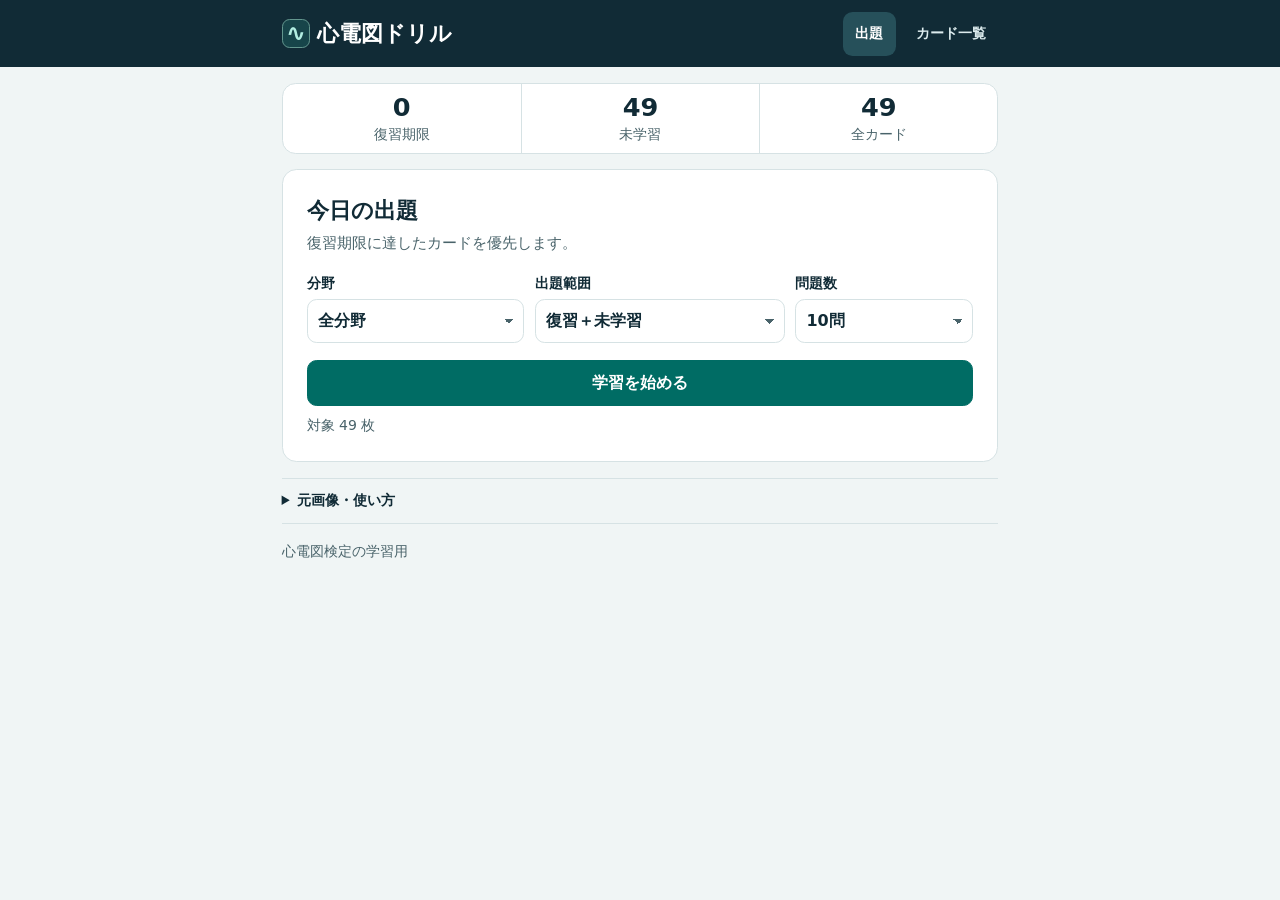
<file: index.html>
<!doctype html>
<html lang="ja">
<head>
  <meta charset="utf-8">
  <meta name="viewport" content="width=device-width, initial-scale=1, viewport-fit=cover">
  <meta name="theme-color" content="#112b36">
  <meta name="apple-mobile-web-app-capable" content="yes">
  <meta name="apple-mobile-web-app-title" content="心電図ドリル">
  <meta name="description" content="心電図検定の所見と鑑別を、思い出して定着させる一問一答。">
  <title>心電図ドリル</title>
  <link rel="stylesheet" href="./style.css">
  <link rel="manifest" href="./manifest.webmanifest">
  <link rel="icon" href="./icons/192.png" type="image/png">
  <link rel="apple-touch-icon" href="./icons/apple.png">
  <script defer src="./cards.js"></script>
  <script defer src="./app.js"></script>
</head>
<body>
  <header class="top">
    <div class="wrap top-inner">
      <div class="brand"><span class="brand-icon" aria-hidden="true">∿</span><h1>心電図ドリル</h1></div>
      <nav aria-label="学習画面">
        <button id="tab-study" aria-current="page" type="button">出題</button>
        <button id="tab-list" type="button">カード一覧</button>
      </nav>
    </div>
  </header>
  <main class="wrap">
    <section class="numbers" aria-label="学習状況">
      <div><strong id="due-count">–</strong><span>復習期限</span></div>
      <div><strong id="new-count">–</strong><span>未学習</span></div>
      <div><strong id="total-count">–</strong><span>全カード</span></div>
    </section>
    <section id="study-panel" aria-labelledby="study-heading">
      <form id="session-setup" class="sheet">
        <div class="section-title"><h2 id="study-heading">今日の出題</h2><p>復習期限に達したカードを優先します。</p></div>
        <div class="form-grid">
          <label>分野<select id="study-category"></select></label>
          <label>出題範囲<select id="study-mode">
            <option value="due">復習＋未学習</option>
            <option value="weak">苦手のみ</option>
            <option value="all">全カード</option>
          </select></label>
          <label>問題数<select id="study-size">
            <option value="10">10問</option><option value="5">5問</option><option value="all">対象すべて</option>
          </select></label>
        </div>
        <button class="primary" type="submit" id="start-button">学習を始める</button>
        <p id="pool-label" class="muted small" aria-live="polite"></p>
      </form>
      <section id="session" hidden aria-label="出題中">
        <div class="session-bar">
          <span id="session-position"></span>
          <button class="quiet" id="end-session" type="button">出題設定へ</button>
        </div>
        <progress id="progress" aria-label="セッションの進み具合"></progress>
        <div id="question-host"></div>
      </section>
    </section>
    <section id="list-panel" hidden aria-labelledby="list-heading" class="sheet">
      <div class="section-title"><h2 id="list-heading">カード一覧</h2></div>
      <div class="form-grid list-form">
        <label>キーワード<input type="search" id="search" placeholder="例：V4R、QT、049" autocomplete="off"></label>
        <label>分野<select id="list-category"></select></label>
        <label>学習状況<select id="list-status">
          <option value="all">すべて</option><option value="due">復習期限</option>
          <option value="new">未学習</option><option value="weak">苦手</option>
        </select></label>
      </div>
      <p class="muted small" id="list-count" aria-live="polite"></p>
      <div id="card-list"></div>
    </section>
    <details class="settings">
      <summary>元画像・使い方</summary>
      <div class="settings-body">
        <p>「答えを見る」のあとに自己採点します。「もう一度」を付けたカードは同じ回の最後に再出題します。解き直しても難しかったカードは次回も優先します。「覚えた」を重ねると復習間隔が延びます。</p>
        <label for="image-input">元画像をこの端末に読み込む</label>
        <input id="image-input" type="file" accept=".png,image/png" multiple>
        <p id="source-status" class="muted small" aria-live="polite">「001.png」のように番号が付いた元画像を選ぶと、解説下で見比べられます。</p>
        <p class="muted small">学習記録と読み込んだ画像はこのブラウザに保存します。iPhoneではSafariの共有メニューからホーム画面に追加できます。</p>
      </div>
    </details>
  </main>
  <footer class="wrap footer">心電図検定の学習用</footer>
  <template id="card-template">
    <article class="sheet question-card">
      <div class="question-meta"><span data-field="category" class="category"></span><span data-field="number"></span></div>
      <h2 data-field="question" tabindex="-1"></h2>
      <button type="button" class="primary" data-field="reveal" aria-expanded="false">答えを見る</button>
      <div data-field="solution" class="solution" hidden>
        <div class="answer-label">答え</div>
        <p data-field="answer" class="answer" tabindex="-1"></p>
        <div class="point"><span>判読のポイント</span><p data-field="point"></p></div>
        <div data-field="sources" class="sources"></div>
        <div data-field="grading" class="grading">
          <button type="button" data-score="again">もう一度</button>
          <button type="button" data-score="good" class="primary">覚えた</button>
        </div>
      </div>
    </article>
  </template>
</body>
</html>
</file>
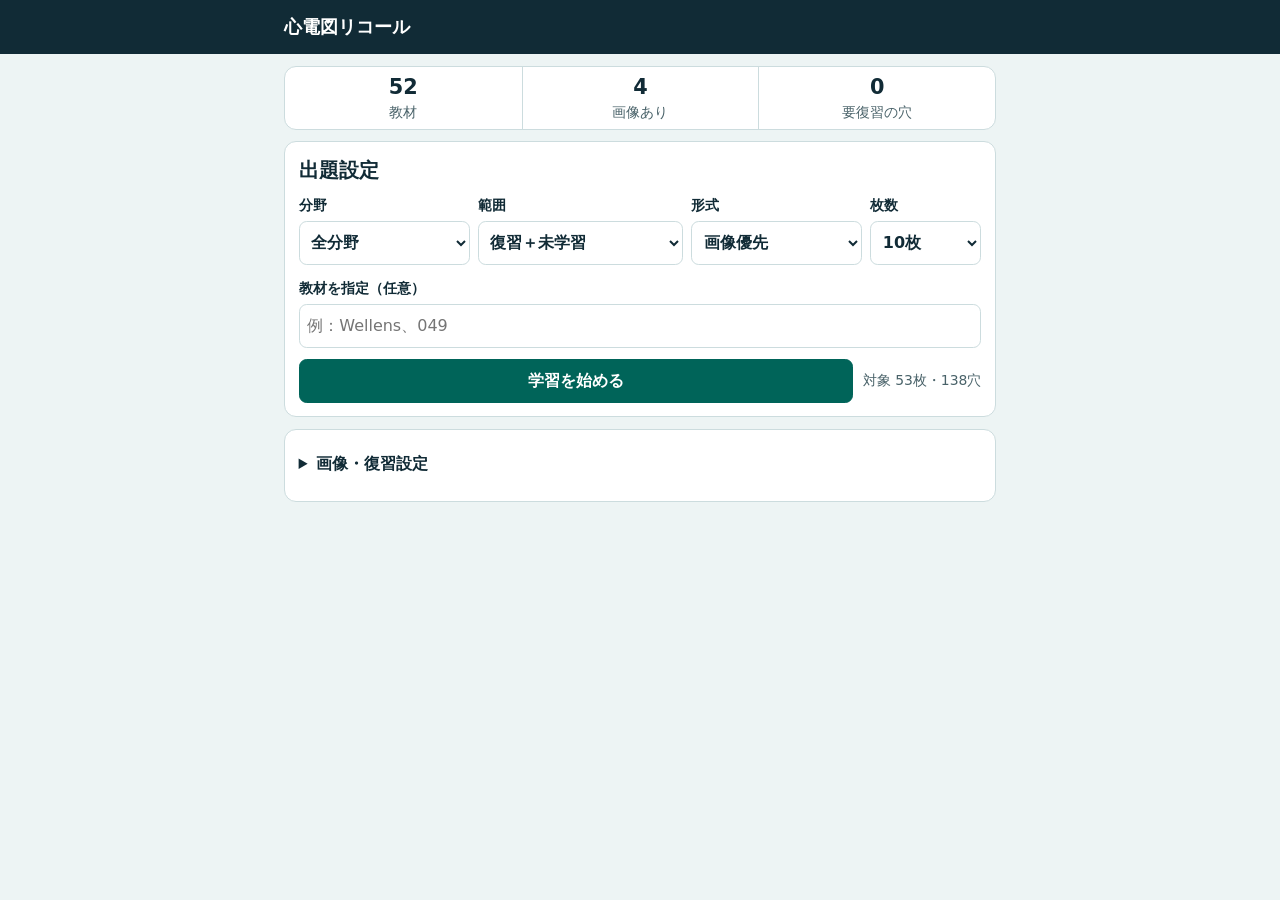
<file: cloze-preview/index.html>
<!doctype html>
<html lang="ja">
<meta charset="utf-8">
<meta name="viewport" content="width=device-width, initial-scale=1">
<meta http-equiv="refresh" content="0;url=./app.html">
<title>心電図リコール</title>
<p><a href="./app.html">心電図リコールを開く</a></p>
</html>
</file>
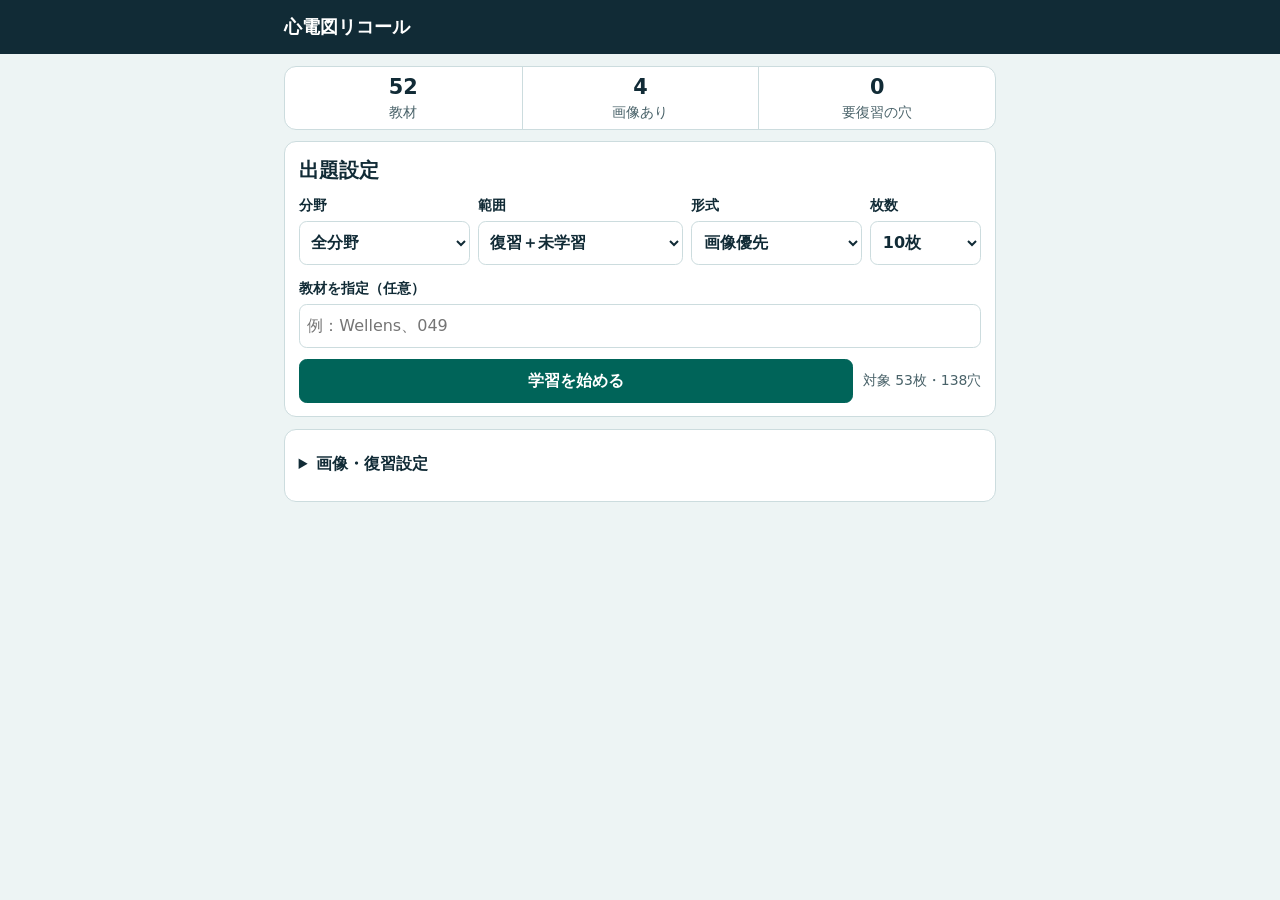
<file: cloze-preview/app.html>
<!doctype html>
<html lang="ja">
<head>
  <meta charset="utf-8">
  <meta name="viewport" content="width=device-width,initial-scale=1,viewport-fit=cover">
  <meta name="theme-color" content="#112b36">
  <meta name="apple-mobile-web-app-capable" content="yes">
  <meta name="apple-mobile-web-app-title" content="心電図リコール">
  <title>心電図リコール</title>
  <link rel="stylesheet" href="./study.css?v=4">
  <link rel="manifest" href="./manifest.webmanifest?v=4">
  <link rel="canonical" href="https://valizoj.github.io/ECGstudying/cloze-preview/app.html">
  <link rel="apple-touch-icon" href="../icons/apple.png">
  <script defer src="./deck.js?v=4"></script>
  <script defer src="./image-meta.js?v=4"></script>
  <script defer src="./layouts.js?v=4"></script>
  <script defer src="./schema-images.js?v=4"></script>
  <script defer src="./diagrams.js?v=4"></script>
  <script defer src="./study.js?v=4"></script>
</head>
<body>
  <header class="top"><div class="wrap top-row">
    <h1>心電図リコール</h1>
    <button id="home" class="top-button" hidden>出題設定</button>
  </div></header>
  <main class="wrap">
    <section id="setup" aria-labelledby="setup-title">
      <div id="stats" class="stats" aria-live="polite"></div>
      <form id="setup-form" class="surface">
        <h2 id="setup-title">出題設定</h2>
        <div class="filters">
          <label>分野<select id="category"></select></label>
          <label>範囲<select id="scope"><option value="due">復習＋未学習</option><option value="weak">×の穴だけ</option><option value="all">全範囲</option></select></label>
          <label>形式<select id="kind"><option value="auto">画像優先</option><option value="image">図・波形・表</option><option value="text">文章</option></select></label>
          <label>枚数<select id="limit"><option value="10">10枚</option><option value="5">5枚</option><option value="all">全枚</option></select></label>
        </div>
        <label for="search" class="search-label">教材を指定（任意）</label>
        <input id="search" type="search" placeholder="例：Wellens、049">
        <div class="setup-actions">
          <button type="submit" id="start" class="accent">学習を始める</button>
          <span id="pool" class="muted" aria-live="polite"></span>
        </div>
      </form>
      <details id="settings" class="surface tools">
        <summary>画像・復習設定</summary>
        <div class="tools-inner">
          <p id="images-state" class="muted" role="status"></p>
          <label>画像セット、または番号付き画像を読み込む
            <input id="import-images" type="file" accept=".json,.png,.jpg,.jpeg,image/png,image/jpeg" multiple>
          </label>
          <label>復習ルール<select id="review-rule">
            <option value="intensive">12/13直前（15分・2時間・6時間・12時間・1日）</option>
            <option value="spaced">通常（1・3・7・14・30日）</option>
            <option value="quick">添付版風（初回○で定着）</option>
          </select></label>
          <button id="edit" type="button">画像と穴を追加・編集</button>
        </div>
      </details>
    </section>
    <section id="run" hidden aria-label="出題中">
      <div class="run-line"><span id="position"></span><span id="remaining"></span></div>
      <div id="active-card" class="surface"></div>
    </section>
    <p id="storage-warning" class="muted" hidden>ブラウザの保存領域を使えないため、学習記録はこの画面を開いている間だけ保持します。</p>
  </main>
  <aside id="grading" class="grade-bar" hidden aria-label="穴の採点">
    <div class="grade-inner">
      <p id="grade-answer" aria-live="polite"></p>
      <p id="grade-shortcut" class="muted">開いた穴をタップ　1回で○・すばやく2回で×</p>
      <p id="grade-note" class="muted" hidden></p>
      <div class="grade-actions">
        <button id="close-grade" type="button">閉じる</button>
        <button id="wrong" class="wrong" type="button">× 要復習</button>
        <button id="correct" class="accent" type="button">○ 正解</button>
      </div>
    </div>
  </aside>
  <aside id="undo-bar" class="undo-bar" hidden><div class="grade-inner"><span role="status">採点を記録しました</span><button id="undo" type="button">取り消す</button></div></aside>
  <dialog id="viewer" class="dialog"><div class="dialog-header"><h2 id="viewer-title">元画像</h2><form method="dialog"><button>閉じる</button></form></div><div id="viewer-body"></div></dialog>
  <dialog id="editor" class="dialog"><div class="dialog-header"><h2>画像と穴を編集</h2><form method="dialog"><button>閉じる</button></form></div>
    <div class="editor-fields">
      <label>教材<select id="edit-source"></select></label>
      <label id="edit-file-label">画像ファイル <input id="edit-file" type="file" accept="image/png,image/jpeg,.png,.jpg,.jpeg"></label>
      <label>タイトル <input id="edit-title" maxlength="100"></label>
      <p id="editor-status" role="status" class="muted"></p>
      <div id="edit-stage" hidden></div>
      <div id="edit-holes"></div>
      <button id="edit-save" class="accent" type="button" disabled>保存</button>
    </div>
  </dialog>
</body>
</html>
</file>
<file: style.css>
:root {
  color-scheme: light;
  --paper: #f0f5f5;
  --white: #fff;
  --ink: #112b36;
  --muted: #49636a;
  --line: #d6e2e4;
  --accent: #006c64;
  --accent-ink: #00534d;
  --accent-light: #def2ee;
  font: 16px/1.65 system-ui, -apple-system, "Hiragino Sans", "Yu Gothic", sans-serif;
}
*, *::before, *::after { box-sizing: border-box; }
[hidden] { display: none !important; }
body { margin: 0; background: var(--paper); color: var(--ink); overflow-wrap: anywhere; }
h1, h2, p { margin: 0; }
h2 { font-size: 1.38rem; line-height: 1.5; }
button, select, input { font: inherit; }
button, select, input[type=search] {
  min-height: 44px; border: 1px solid var(--line); border-radius: .6rem;
  background: var(--white); color: var(--ink);
}
button { cursor: pointer; padding: .55rem .9rem; font-weight: 650; }
button:disabled { opacity: .52; cursor: default; }
button:focus-visible, select:focus-visible, input:focus-visible, summary:focus-visible {
  outline: 3px solid #00877a; outline-offset: 3px;
}
.wrap { width: min(48rem, 100%); margin-inline: auto; padding-inline: clamp(.75rem, 4vw, 1.6rem); }
.top { background: var(--ink); color: var(--white); padding-top: env(safe-area-inset-top); }
.top-inner { display: flex; align-items: center; justify-content: space-between; gap: .35rem; min-height: 4.2rem; }
.brand, nav { display: flex; align-items: center; gap: .42rem; }
.brand-icon { border: 1px solid #63968e; background: #17454a; border-radius: .48rem; color: #b2eee2; width: 1.8rem; height: 1.8rem; display: grid; place-items: center; font: 700 1.48rem/1 system-ui; }
h1 { font-size: clamp(1rem, 4vw, 1.36rem); white-space: nowrap; }
nav button { padding-inline: clamp(.4rem, 2vw, .8rem); font-size: .875rem; border: 0; color: #dcebed; background: transparent; white-space: nowrap; }
nav button[aria-current] { background: #26505a; color: var(--white); }
main { padding-block: 1rem; }
.numbers { display: grid; grid-template-columns: repeat(3, minmax(0, 1fr)); margin-bottom: .9rem; border: 1px solid var(--line); background: var(--white); border-radius: .85rem; }
.numbers div { padding: .48rem .2rem; display: grid; place-items: center; }
.numbers div + div { border-left: 1px solid var(--line); }
.numbers strong { font-size: 1.6rem; font-variant-numeric: tabular-nums; line-height: 1.2; }
.numbers span, .muted { color: var(--muted); }
.numbers span { font-size: .875rem; }
.sheet { padding: clamp(.9rem, 4vw, 1.5rem); border: 1px solid var(--line); border-radius: .9rem; background: var(--white); }
.section-title p { color: var(--muted); margin-top: .25rem; font-size: .925rem; }
.form-grid { display: grid; grid-template-columns: 1fr 1.15fr .82fr; gap: .65rem; margin: 1.05rem 0; }
.form-grid label { font-size: .875rem; font-weight: 650; min-width: 0; }
select, input[type=search] { padding: .45rem .65rem; width: 100%; display: block; margin-top: .25rem; font-size: 1rem; }
select { appearance: none; padding-right: 1.75rem; background-image: linear-gradient(45deg, transparent 50%, var(--muted) 50%), linear-gradient(135deg, var(--muted) 50%, transparent 50%); background-position: calc(100% - 14px) 50%, calc(100% - 9px) 50%; background-size: 5px 5px; background-repeat: no-repeat; }
.primary { color: var(--white); background: var(--accent); border-color: var(--accent); }
.primary:hover:not(:disabled) { background: var(--accent-ink); }
#start-button, [data-field=reveal] { width: 100%; }
.small { font-size: .875rem; }
#pool-label { margin-top: .5rem; }
.session-bar, .question-meta { display: flex; align-items: center; justify-content: space-between; gap: .4rem; font-size: .875rem; color: var(--muted); }
.quiet { background: transparent; border-color: transparent; color: var(--accent-ink); }
progress { display: block; width: 100%; height: .35rem; margin: .2rem 0 .7rem; border: 0; border-radius: 1rem; appearance: none; background: #d4e4e3; accent-color: var(--accent); }
progress::-webkit-progress-bar { background: #d4e4e3; border-radius: 1rem; }
progress::-webkit-progress-value { background: var(--accent); border-radius: 1rem; }
progress::-moz-progress-bar { background: var(--accent); border-radius: 1rem; }
.category { display: inline-block; border-radius: .35rem; background: var(--accent-light); color: var(--accent-ink); padding: .16rem .45rem; font-weight: 650; }
.question-card h2 { margin: .8rem 0 1.05rem; }
.solution { border-top: 1px solid var(--line); padding-top: .85rem; }
.answer-label { color: var(--accent-ink); font-size: .875rem; font-weight: 750; }
.answer { font-size: 1.08rem; font-weight: 650; margin: .15rem 0 .75rem; }
.point { background: #eff6f6; padding: .65rem .8rem; border-left: 3px solid #77a99f; border-radius: .3rem .55rem .55rem .3rem; }
.point span { font-size: .875rem; font-weight: 750; }
.sources { margin: .75rem 0; font-size: .875rem; color: var(--muted); }
.sources summary { cursor: pointer; min-height: 44px; display: list-item; align-content: center; }
.sources figure { margin: .35rem 0 .8rem; }
.sources img { display: block; width: 100%; height: auto; max-height: 75vh; object-fit: contain; background: #fff; }
.sources a { color: var(--accent-ink); display: inline-block; padding: .3rem 0; }
.grading, .recap-actions { display: grid; grid-template-columns: 1fr 1fr; gap: .65rem; }
.recap p { margin: .4rem 0 1rem; }
#card-list { margin-top: .55rem; }
.list-row { border-top: 1px solid var(--line); }
.list-row > summary { min-height: 3rem; padding: .55rem 0; cursor: pointer; }
.list-row > summary span { font-size: .875rem; color: var(--muted); margin-left: .55rem; }
.list-row .question-card { margin-bottom: .7rem; }
.list-row .question-card h2 { font-size: 1rem; }
.settings { margin-top: 1rem; border-top: 1px solid var(--line); border-bottom: 1px solid var(--line); }
.settings > summary { cursor: pointer; padding: .63rem 0; font-size: .9rem; font-weight: 650; }
.settings-body { padding-bottom: .8rem; display: grid; gap: .55rem; }
.settings-body label { font-weight: 700; }
#image-input { width: 100%; min-width: 0; }
.footer { font-size: .875rem; color: var(--muted); padding-bottom: calc(.85rem + env(safe-area-inset-bottom)); }
@media (max-width: 520px) {
  #session-setup .form-grid { grid-template-columns: 1.56fr 1fr; }
  .list-form { grid-template-columns: 1.2fr 1fr; }
  .form-grid label:first-child { grid-column: 1 / -1; }
  .recap-actions button { padding-inline: .35rem; }
}
@media (max-width: 345px) { .brand-icon { display: none; } }
</file>
<file: cloze-preview/study.css>
:root{color-scheme:light;--ink:#112b36;--muted:#496269;--teal:#006459;--line:#ccdcde;--paper:#edf4f4;--good:rgba(49,172,103,.16);--bad:rgba(217,75,77,.15);font:16px/1.65 system-ui,-apple-system,"Hiragino Sans",sans-serif}
*,*::before,*::after{box-sizing:border-box}
[hidden]{display:none!important}
body{margin:0;background:var(--paper);color:var(--ink);overflow-wrap:anywhere}
body.has-grader{padding-bottom:calc(12rem + env(safe-area-inset-bottom))}
h1,h2,p,figure{margin:0}h1{font-size:1.15rem}h2{font-size:1.25rem;line-height:1.4}
.wrap{max-width:46rem;margin-inline:auto;padding-inline:max(.75rem,env(safe-area-inset-left),env(safe-area-inset-right))}
.top{background:var(--ink);color:white;padding-top:env(safe-area-inset-top)}
.top-row{display:flex;min-height:3.4rem;align-items:center;justify-content:space-between;gap:.5rem}
main{padding-block:.75rem calc(4.25rem + env(safe-area-inset-bottom))}
button,input,select{font:inherit;color:inherit}
button,select,input:not([type=file]){min-height:44px;border:1px solid var(--line);border-radius:.48rem;background:white}
button{cursor:pointer;font-weight:650;padding:.36rem .65rem;touch-action:manipulation}
button:disabled{opacity:.5;cursor:default}
:focus-visible{outline:3px solid #00786d;outline-offset:2px}
.top-button{background:#25515b;border-color:#376a70;color:white;font-size:.9rem}
.accent{background:var(--teal);border-color:var(--teal);color:white}
.wrong{background:#ffefed;border-color:#e5b7ae;color:#782b22}
.surface{background:white;border:1px solid var(--line);border-radius:.75rem;padding:.85rem}
.stats{display:grid;grid-template-columns:repeat(3,minmax(0,1fr));text-align:center;background:white;border:1px solid var(--line);border-radius:.75rem;margin-bottom:.7rem}
.stats div{padding:.35rem .1rem;display:grid;align-content:center;font-size:.85rem;color:var(--muted)}
.stats div + div{border-left:1px solid var(--line)}
.stats strong{font-size:1.3rem;color:var(--ink);line-height:1.35}
.filters{display:grid;grid-template-columns:1fr 1.2fr 1fr .65fr;gap:.5rem;margin-block:.65rem}
label,.search-label{font-size:.875rem;font-weight:700;min-width:0}
input,select{display:block;width:100%;min-width:0;margin-top:.2rem}
input:not([type=file]),select{padding:.36rem .48rem;font-size:1rem}
.setup-actions{display:flex;align-items:center;gap:.6rem;flex-wrap:wrap;margin-top:.65rem}
.setup-actions #start{flex:1 1 9rem}
.muted{font-size:.87rem;color:var(--muted)}
.tools{margin-top:.7rem}.tools summary,summary{cursor:pointer;padding:.5rem 0;font-weight:650;min-height:44px}
.tools-inner,.editor-fields{display:grid;gap:.65rem;padding-top:.35rem}
.run-line,.card-meta,.card-actions{display:flex;align-items:center;justify-content:space-between;gap:.4rem;color:var(--muted);font-size:.875rem;flex-wrap:wrap}
.run-line{margin:0 .15rem .4rem}
.card-meta{margin:.15rem 0 .5rem}
.card-text{margin:.55rem 0;padding:0 0 0 .65rem;border-left:3px solid #a9c5c1;font-size:1.04rem;line-height:1.85}
.hole{background:#263d4b;color:white;border:1px solid #263d4b;min-width:44px}
.inline{padding:.24rem .48rem;min-height:44px;display:inline;vertical-align:baseline;margin:.14rem .16rem;white-space:normal;line-height:1.4}
.inline[data-state=opened],.inline[data-state=context]{background:transparent;color:var(--ink);border-color:transparent}
.inline[data-state=context]{padding:0;margin:0;font-weight:inherit}
.inline[data-state=good],.inline[data-state=again]{color:var(--ink);border-color:transparent}
.inline[data-state=good]{background:var(--good)}
.inline[data-state=again]{background:var(--bad)}
.viewport{width:100%;overflow:auto;border:1px solid var(--line);border-radius:.42rem;margin-block:.5rem}
.stage{position:relative;width:100%;margin-inline:auto}
.stage img{display:block;width:100%;height:auto}
.viewport.zoom .stage{width:max(100%,var(--native,640px));margin:0}
.mask{position:absolute;min-width:0;min-height:0;padding:0;border:0;border-radius:2px;font-size:clamp(.60rem,2.8vw,.84rem);line-height:1;display:grid;place-content:center}
.mask[data-state=opened]{background:transparent;box-shadow:inset 0 0 0 1px #006459}
.mask[data-state=good]{background:var(--good)}
.mask[data-state=again]{background:var(--bad)}
.mask[data-state=context]{display:none}
.hole-pickers{display:flex;flex-wrap:wrap;gap:.35rem}
.hole-pickers button{min-width:44px}
.hole-pickers button[data-state=opened]{outline:2px solid var(--teal)}
.card-actions{margin:.6rem 0 .2rem;justify-content:flex-start}
.card-actions button{font-size:.89rem}
.point{border-left:3px solid #78aaa1;padding:.5rem .65rem;background:#eaf5f2;border-radius:.25rem;margin:.65rem 0;font-size:.93rem}
.point strong{display:block;color:#164b47}
.next{margin-top:.65rem;width:100%}
.grade-bar,.undo-bar{position:fixed;inset:auto 0 0;background:white;border-top:1px solid #b5cece;box-shadow:0 -4px 20px #102a3514;padding:.55rem .75rem calc(.55rem + env(safe-area-inset-bottom));z-index:5}
.grade-inner{width:min(100%,44rem);margin:auto}
.grade-actions{display:grid;grid-template-columns:.8fr 1.1fr 1.1fr;gap:.35rem}
#grade-answer{font-weight:700;margin-bottom:.35rem;max-height:24vh;overflow:auto}
.undo-bar .grade-inner{display:flex;align-items:center;justify-content:space-between;font-size:.875rem}
.dialog{border:1px solid var(--line);border-radius:.75rem;width:min(calc(100% - 1.25rem),44rem);padding:.8rem;max-height:calc(100dvh - 2rem);color:var(--ink)}
.dialog::backdrop{background:#112b3680}
.dialog-header{display:flex;align-items:center;justify-content:space-between;gap:.4rem;margin-bottom:.6rem}
.reference-image{display:block;width:100%;height:auto;margin:.5rem 0}
.reference-image.zoom{width:max(100%,var(--native));max-width:none}
.reference-entry + .reference-entry{border-top:1px solid var(--line);margin-top:.6rem;padding-top:.6rem}
#edit-stage{position:relative;border:1px solid var(--line);touch-action:none;user-select:none}
#edit-stage img{display:block;width:100%;height:auto;pointer-events:none}
.edit-box{position:absolute;background:#00645935;border:1.5px solid #006459;pointer-events:none;text-align:center;color:#154e48;line-height:1}
.edit-hole-row{display:grid;grid-template-columns:1fr auto;gap:.35rem;margin:.35rem 0;align-items:end}
.edit-hole-row select{font-size:.875rem}
@media(max-width:580px){.filters{grid-template-columns:1fr 1fr}}
@media(max-width:370px){.grade-actions button{padding-inline:.25rem}.surface{padding:.68rem}}

.inline:disabled,.mask:disabled{opacity:1;cursor:default}
.inline.context{padding:0;margin:0;font-weight:inherit}
#grade-note{margin:0 0 .4rem;line-height:1.45;max-height:5.6rem;overflow:auto}
body.has-grader{padding-bottom:calc(16rem + env(safe-area-inset-bottom))}
.hole-pickers button:disabled{visibility:hidden}
@media(min-width:640px){
  #viewer-body:has(> section + section){display:grid;grid-template-columns:1fr 1fr;gap:.8rem}
  .reference-entry + .reference-entry{border:0;margin:0;padding:0}
}

/* Keep short prompts, examples and references on one phone screen. */
.card-meta{flex-wrap:nowrap;margin:.13rem 0 .38rem}
.card-meta span:first-child{min-width:0}
.card-meta .source-link{margin-left:auto;white-space:nowrap;font-size:.82rem;min-height:36px;padding:.2rem .48rem}
.recall-table{width:100%;border-collapse:collapse;table-layout:fixed;font-size:.89rem;line-height:1.35;margin:.32rem 0}
.recall-table :is(th,td){padding:.21rem .3rem;text-align:left;border-bottom:1px solid var(--line);vertical-align:middle;overflow-wrap:anywhere}
.recall-table thead{background:#e8f2f1}
.recall-table thead th:first-child{width:51%}
.recall-table tbody th{font-weight:550}
.recall-table .inline{margin:0;min-width:0;max-width:100%;padding-inline:.3rem;font-size:inherit}
.recall-table button.inline{width:100%}
.recall-list{padding-left:1.15rem;margin:.35rem 0}
.recall-list .card-text{border:0;padding:0;margin:.18rem 0;font-size:.94rem;line-height:1.6}
.card-text{font-size:.95rem;line-height:1.6}
.table-note,.ratio-caption{font-size:.84rem;line-height:1.45;margin:.3rem 0}
.study-figure{border:1px solid var(--line);border-radius:.52rem;background:#fff;margin:.35rem 0;padding:.12rem .25rem}
.study-figure canvas,.study-figure img{width:100%;height:auto;display:block;touch-action:pan-y pinch-zoom}
.diagram-footer{display:flex;justify-content:space-between;align-items:center;flex-wrap:wrap;gap:.25rem;margin:.16rem .15rem}
.diagram-footer figcaption{font-size:.82rem;font-variant-numeric:tabular-nums}
.diagram-tabs{display:flex;gap:.2rem;flex-wrap:wrap}
.diagram-tabs button{min-height:34px;padding:.12rem .45rem;font-size:.79rem}
.diagram-tabs button[aria-pressed=true]{background:#e3f2ef;border-color:#6daca2;color:#005248}
#grade-shortcut{margin:.15rem 0 .36rem}
#grade-note{max-height:3.3rem}
#grade-answer{margin-bottom:.15rem;line-height:1.4;max-height:4rem}
.grade-bar{padding-top:.38rem}
.grade-bar .grade-actions button{min-height:38px;font-size:.88rem}
.hole,.hole-pickers button{touch-action:manipulation}
.hole[data-state=opened]{cursor:pointer}
.grade-bar.dock-top,.undo-bar.dock-top{inset:0 0 auto;padding-top:calc(.4rem + env(safe-area-inset-top));padding-bottom:.45rem;border-top:0;border-bottom:1px solid #b5cece;box-shadow:0 4px 20px #102a3514}
.ratio-figure .diagram-footer{display:block;margin:.12rem .1rem .2rem}
.ratio-figure .diagram-tabs{display:grid;grid-template-columns:repeat(4,minmax(0,1fr));gap:.24rem;margin-top:.2rem}
.ratio-figure .diagram-tabs button{padding:.18rem .1rem;white-space:nowrap;font-size:.8rem;min-height:36px}
.ratio-figure figcaption{font-weight:650;min-height:1.35em}
.study-figure img{object-fit:contain}
.undo-bar.dock-top{inset:calc(3.45rem + env(safe-area-inset-top)) 0 auto;padding-top:.4rem}
</file>
